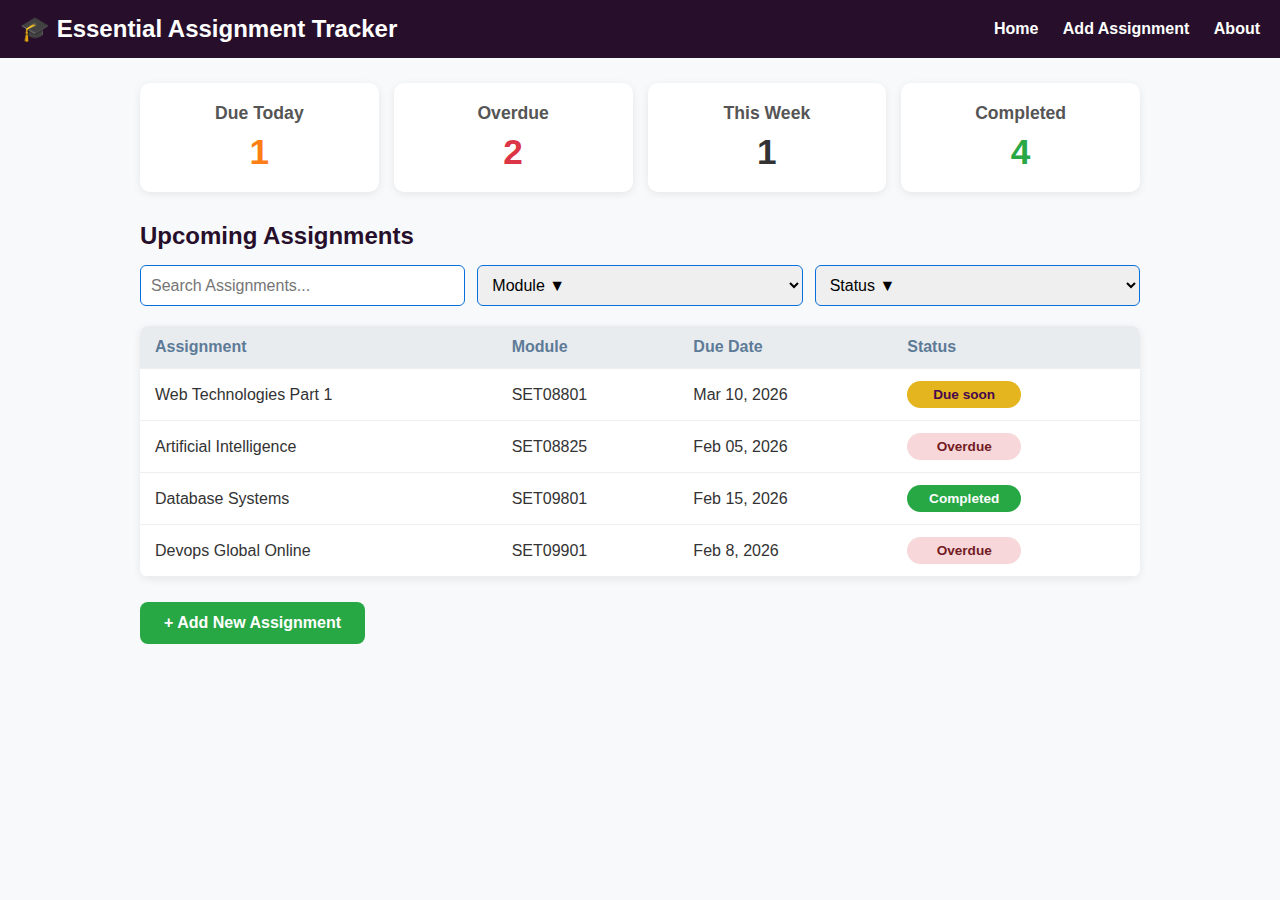
<file: index.html>
<!DOCTYPE html>
<html lang="en">
<head>

    <!-- Character encoding for proper text display -->
    <meta charset="UTF-8" />

    <!-- Makes the page responsive when open on mobile devices -->

    <meta name="viewport" content="width=device-width, initial-scale=1.0"/>

    <title>Essential Assignment Tracker - Home</title>

    <style>
        /* General styling for the entire page */

        body {
            font-family: Arial, sans-serif;
            background: #f8f9fa;
            margin: 0;
            padding: 0;
            color: #333;
        }

        /* Dark header bar at the top of the page */

        .header {
            background: #270f2b;
            color: white;
            padding: 15px 20px;
            display: flex;
            justify-content: space-between;
            align-items: center;
        }

        /* Title styling inside the header */

        .header h1 {
            margin: 0;
            font-size: 1.5rem;
        }

        /* Navigation links in the header */

        .nav a {
            color: white;
            margin-left: 20px;
            text-decoration: none;
            font-weight: bold;
        }

        /* Color change when hovering over nav links */

        .nav a:hover { color: #a5d8ff; }

        /* Main content area - max width centered */

        .content {
            max-width: 1000px;
            margin: 25px auto;
            padding: 0 20px;
        }

        /* Grid layout for counter cards */

        .stats {
            display: grid;
            grid-template-columns: repeat(auto-fit, minmax(180px, 1fr));
            gap: 15px;
            margin-bottom: 30px;
        }

        /* Individual counter card styling */

        .card {
            background: white;
            padding: 20px;
            border-radius: 10px;
            box-shadow: 0 2px 8px rgba(0,0,0,0.08);
            text-align: center;
        }

        /* Card heading and number styling */

        .card h3 { margin: 0 0 8px; font-size: 1.1rem; color: #555; }
        .card .number { font-size: 2.2rem; font-weight: bold; }

        /* Color coding for different Assignment statuses */

        .overdue   { color: #dc3545; }    /* Red for overdue */
        .due-soon  { color: #fd7e14; }    /* Orange for due soon */
        .completed { color: #28a745; }    /* Green for completed */
        .active    { color: #bf08ed; }    /* Dark pink */
        .normal    { color: #007bff; }     /* Light blue */

        /* Main section heading */

        h2 { color: #270f2b; margin: 0 0 15px; }

        /* Search and filter controls layout */

        .controls {
            display: flex;
            gap: 12px;
            margin-bottom: 20px;
            flex-wrap: wrap;
        }

        /* Search input and dropdown styling */

        input[type="text"], select {
            padding: 10px;
            font-size: 1rem;
            border: 1px solid #0770da;
            border-radius: 6px;
            flex: 1;
            min-width: 160px;
        }

        /* Assignment table styling */

        table {
            width: 100%;
            border-collapse: collapse;
            background: white;
            border-radius: 8px;
            overflow: hidden;
            box-shadow: 0 2px 8px rgba(0,0,0,0.08);
        }

        /* Table header and cell spacing */

        th, td {
            padding: 12px 15px;
            text-align: left;
            border-bottom: 1px solid #eee;
        }

        /* Table header styling */

        th { background: #e9ecef; color: #5d7b97; }

        /* Status badge styling - shows Assignment status */

        .status {
            padding: 6px 12px;
            border-radius: 20px;
            font-size: 0.85rem;
            font-weight: 600;
            display: inline-block;
            min-width: 90px;
            text-align: center;
        }

        /* Status badge colors */

        .status-due     { background: #e4b51f; color: #47074e; }    /* Yellow */
        .status-overdue { background: #f8d7da; color: #721c24; }    /* Light red */
        .status-done    { background: #d4edda; color: #155724; }    /* Light green */
        .status-normal  { background: #e2e3e5; color: #047cf4; }    /* Light blue */
        .status-active  { background: #e2e3e5; color: #bf08ed; }    /* Dark pink */
        .status-Completed{ background: #28a745; color: #fdfdfd; }   /* Bright Green */

        /* Green button to add new assignments */

        .add-btn {
            display: inline-block;
            background: #28a745;
            color: white;
            padding: 12px 24px;
            border-radius: 8px;
            text-decoration: none;
            font-weight: bold;
            margin-top: 25px;
        }

        /* Button color change on hover */

        .add-btn:hover { background: #17cdbd; }

    </style>
    <!-- CSS Stylesheet ends for the home page -->
</head>
<body>


<!-- Top navigation bar -->

<div class="header">
    <h1>🎓 Essential Assignment Tracker</h1>

    <!-- Navigation menu links -->

    <div class="nav">
        <a href="index.html">Home</a>
        <a href="add-Assignment.html">Add Assignment</a>
        <a href="About.html">About</a>
    </div>
</div>

<!-- Main page content -->

<div class="content">

    <!-- Counter cards showing a quick overview -->

    <div class="stats">
        <div class="card">
            <h3>Due Today</h3>
            <div class="number due-soon">1</div>
        </div>
        <div class="card">
            <h3>Overdue</h3>
            <div class="number overdue">2</div>
        </div>
        <div class="card">
            <h3>This Week</h3>
            <div class="number">1</div>
        </div>
        <div class="card">
            <h3>Completed</h3>
            <div class="number completed">4</div>
        </div>
    </div>

    <h2>Upcoming Assignments</h2>

    <!-- Search and filter options for Assignments -->

    <div class="controls">
        <input type="text" placeholder="Search Assignments..." />

        <!-- Module/Course Filter -->

        <select>
            <option>Module ▼</option>
            <option>SET08801</option>
            <option>SET08825</option>
            <option>SET09801</option>
            <option>SET09901</option>
        </select>

        <!-- Assignment Status Filter -->

        <select>
            <option>Status ▼</option>
            <option>Due Soon</option>
            <option>Overdue</option>
            <option>Completed</option>
            <option>Done</option>
            <option>Active</option>

        </select>
    </div>

    <!--  list of Assignment table  -->

    <table>
        <thead>
        <tr>
            <th>Assignment</th>
            <th>Module</th>
            <th>Due Date</th>
            <th>Status</th>
        </tr>
        </thead>
        <tbody>

        <!-- Sample Assignment entries -->
        <tr>
            <td>Web Technologies Part 1 </td>
            <td>SET08801</td>
            <td>Mar 10, 2026</td>
            <td><span class="status status-due">Due soon</span></td>
        </tr>
        <tr>
            <td>Artificial Intelligence</td>
            <td>SET08825</td>
            <td>Feb 05, 2026</td>
            <td><span class="status status-overdue">Overdue</span></td>
        </tr>
        <tr>
            <td>Database Systems</td>
            <td>SET09801</td>
            <td>Feb 15, 2026</td>
            <td><span class="status status-Completed">Completed</span></td>
        </tr>
        <tr>
            <td>Devops Global Online</td>
            <td>SET09901</td>
            <td>Feb 8, 2026</td>
            <td><span class="status status-overdue">Overdue</span></td>
        </tr>
        </tbody>
    </table>

    <!-- Button to navigate to the add Assignment page -->

    <a href="add-Assignment.html" class="add-btn">+ Add New Assignment</a>

</div>

</body>
</html>
</file>
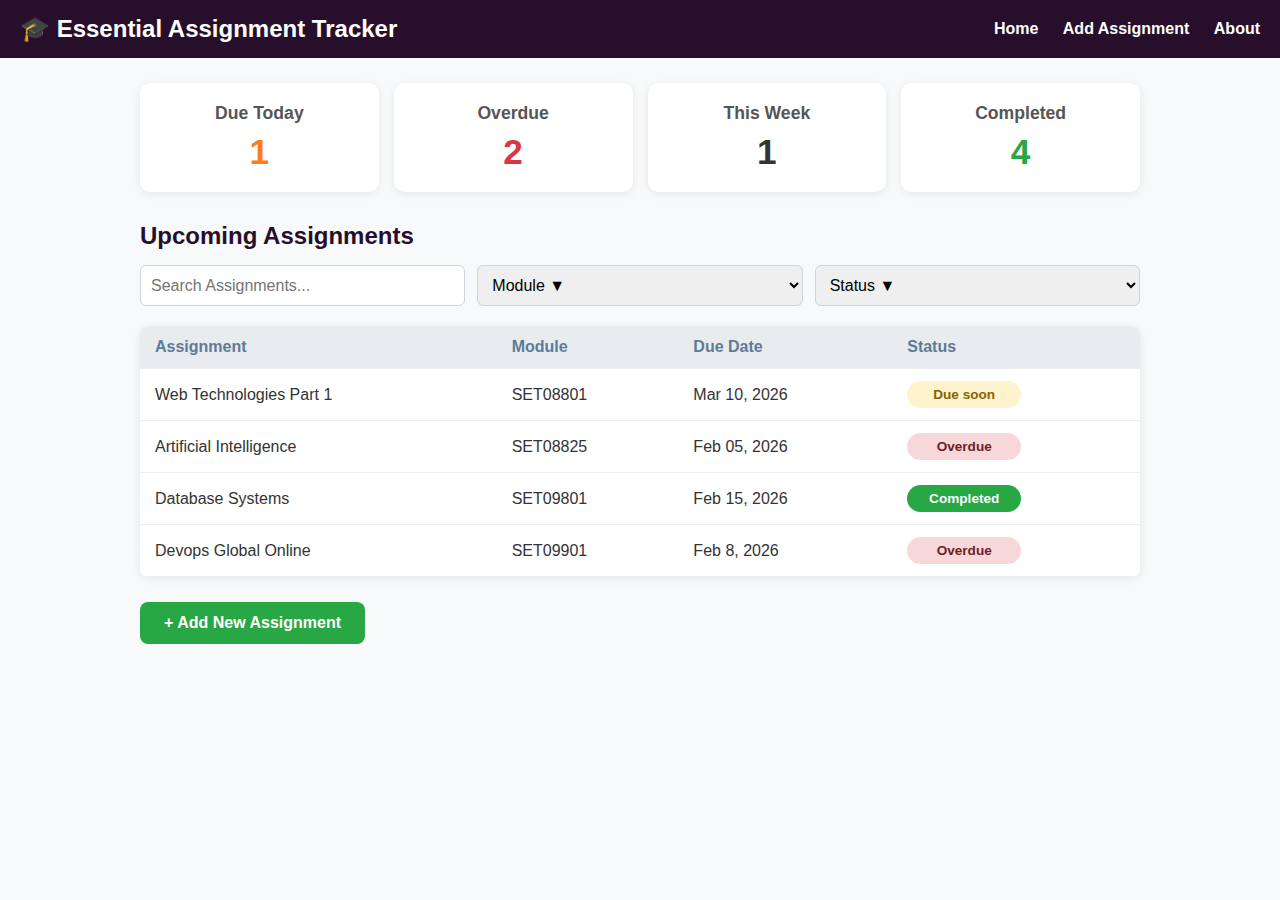
<file: pages/index.html>
<!DOCTYPE html>
<!-- This tells the browser this is an HTML5 document -->
<html lang="en">
<head>
    <!-- Character encoding for proper text display -->
    <meta charset="UTF-8" />
    <!-- Makes the page responsive on mobile devices -->
    <meta name="viewport" content="width=device-width, initial-scale=1.0"/>
    <title>Essential Assignment Tracker - Home</title>

    <style>
        /* General styling for the entire page */
        body {
            font-family: Arial, sans-serif;
            background: #f8f9fa;
            margin: 0;
            padding: 0;
            color: #333;
        }

        /* Dark header bar at the top of the page */
        .header {
            background: #270f2b;
            color: white;
            padding: 15px 20px;
            display: flex;
            justify-content: space-between;
            align-items: center;
        }

        /* Title styling inside the header */
        .header h1 {
            margin: 0;
            font-size: 1.5rem;
        }

        /* Navigation links in the header */
        .nav a {
            color: white;
            margin-left: 20px;
            text-decoration: none;
            font-weight: bold;
        }

        /* Color change when hovering over nav links */
        .nav a:hover { color: #a5d8ff; }

        /* Main content area - centered with max width */
        .content {
            max-width: 1000px;
            margin: 25px auto;
            padding: 0 20px;
        }

        /* Grid layout for statistics cards */
        .stats {
            display: grid;
            grid-template-columns: repeat(auto-fit, minmax(180px, 1fr));
            gap: 15px;
            margin-bottom: 30px;
        }

        /* Individual stat card styling */
        .card {
            background: white;
            padding: 20px;
            border-radius: 10px;
            box-shadow: 0 2px 8px rgba(0,0,0,0.08);
            text-align: center;
        }

        /* Card heading and number styling */
        .card h3 { margin: 0 0 8px; font-size: 1.1rem; color: #555; }
        .card .number { font-size: 2.2rem; font-weight: bold; }

        /* Color coding for different assignment statuses */
        .overdue   { color: #dc3545; }    /* Red for overdue */
        .due-soon  { color: #fd7e14; }    /* Orange for due soon */
        .completed { color: #28a745; }    /* Green for completed */

        /* Main section heading */
        h2 { color: #270f2b; margin: 0 0 15px; }

        /* Search and filter controls layout */
        .controls {
            display: flex;
            gap: 12px;
            margin-bottom: 20px;
            flex-wrap: wrap;
        }

        /* Search input and dropdown styling */
        input[type="text"], select {
            padding: 10px;
            font-size: 1rem;
            border: 1px solid #ced4da;
            border-radius: 6px;
            flex: 1;
            min-width: 160px;
        }

        /* Assignment table styling */
        table {
            width: 100%;
            border-collapse: collapse;
            background: white;
            border-radius: 8px;
            overflow: hidden;
            box-shadow: 0 2px 8px rgba(0,0,0,0.08);
        }

        /* Table header and cell spacing */
        th, td {
            padding: 12px 15px;
            text-align: left;
            border-bottom: 1px solid #eee;
        }

        /* Table header styling */
        th { background: #e9ecef; color: #5d7b97; }

        /* Status badge styling - shows assignment status */
        .status {
            padding: 6px 12px;
            border-radius: 20px;
            font-size: 0.85rem;
            font-weight: 600;
            display: inline-block;
            min-width: 90px;
            text-align: center;
        }

        /* Status badge colors */
        .status-due     { background: #fff3cd; color: #856404; }    /* Yellow */
        .status-overdue { background: #f8d7da; color: #721c24; }    /* Light red */
        .status-done    { background: #d4edda; color: #155724; }    /* Light green */
        .status-normal  { background: #e2e3e5; color: #047cf4; }    /* Gray */
        .status-active  { background: #e2e3e5; color: #bf08ed; }    /* Dark pink */
        .status-Completed{ background: #28a745; color: #fdfdfd; }   /* Bright Green */

        /* Green button to add new assignments */
        .add-btn {
            display: inline-block;
            background: #28a745;
            color: white;
            padding: 12px 24px;
            border-radius: 8px;
            text-decoration: none;
            font-weight: bold;
            margin-top: 25px;
        }

        /* Button color change on hover */
        .add-btn:hover { background: #218838; }
    </style>
</head>
<body>

<!-- Top navigation bar -->
<div class="header">
    <h1>🎓 Essential Assignment Tracker</h1>
    <!-- Navigation menu links -->
    <div class="nav">
        <a href="index.html">Home</a>
        <a href="add-Assignment.html">Add Assignment</a>
        <a href="About.html">About</a>
    </div>
</div>

<!-- Main page content -->
<div class="content">

    <!-- Statistics cards showing a quick overview -->
    <div class="stats">
        <div class="card">
            <h3>Due Today</h3>
            <div class="number due-soon">1</div>
        </div>
        <div class="card">
            <h3>Overdue</h3>
            <div class="number overdue">2</div>
        </div>
        <div class="card">
            <h3>This Week</h3>
            <div class="number">1</div>
        </div>
        <div class="card">
            <h3>Completed</h3>
            <div class="number completed">4</div>
        </div>
    </div>

    <h2>Upcoming Assignments</h2>

    <!-- Search and filter options for assignments -->

    <div class="controls">
        <input type="text" placeholder="Search Assignments..." />

        <!-- Filter by module/course -->
        <select>
            <option>Module ▼</option>
            <option>SET08801</option>
            <option>SET08825</option>
            <option>SET09801</option>
            <option>SET09901</option>
        </select>

        <!-- Filter by assignment status -->
        <select>
            <option>Status ▼</option>
            <option>Due Soon</option>
            <option>Overdue</option>
            <option>Completed</option>
            <option>Done</option>
            <option>Active</option>

        </select>
    </div>

    <!-- Table showing the list of assignments -->
    <table>
        <thead>
        <tr>
            <th>Assignment</th>
            <th>Module</th>
            <th>Due Date</th>
            <th>Status</th>
        </tr>
        </thead>
        <tbody>
        <!-- Sample assignment entries -->
        <tr>
            <td>Web Technologies Part 1 </td>
            <td>SET08801</td>
            <td>Mar 10, 2026</td>
            <td><span class="status status-due">Due soon</span></td>
        </tr>
        <tr>
            <td>Artificial Intelligence</td>
            <td>SET08825</td>
            <td>Feb 05, 2026</td>
            <td><span class="status status-overdue">Overdue</span></td>
        </tr>
        <tr>
            <td>Database Systems</td>
            <td>SET09801</td>
            <td>Feb 15, 2026</td>
            <td><span class="status status-Completed">Completed</span></td>
        </tr>
        <tr>
            <td>Devops Global Online</td>
            <td>SET09901</td>
            <td>Feb 8, 2026</td>
            <td><span class="status status-overdue">Overdue</span></td>
        </tr>
        </tbody>
    </table>

    <!-- Button to navigate to the add assignment page -->
    <a href="add-Assignment.html" class="add-btn">+ Add New Assignment</a>

</div>

</body>
</html>
</file>
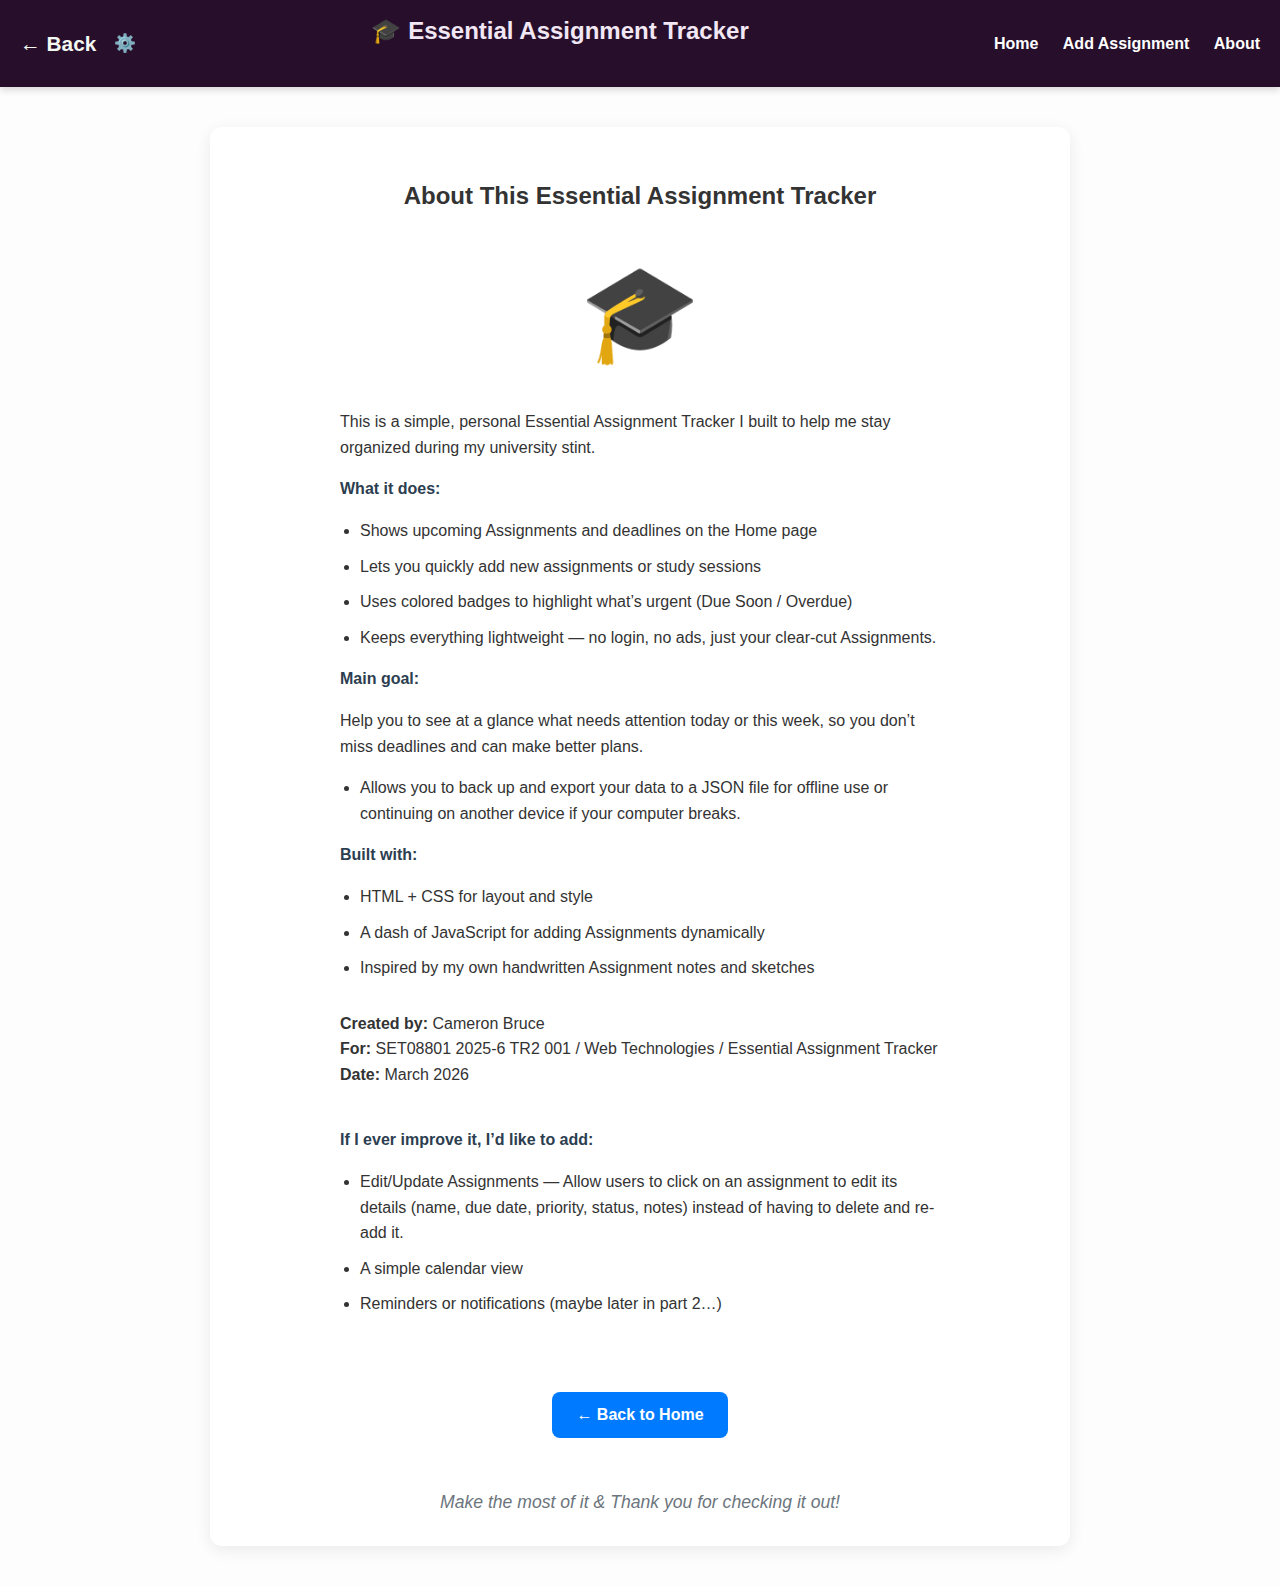
<file: About.html>
<!DOCTYPE html>
<!--

  - This page is a plain HTML file. You can open it directly in your browser to see the page.

  - Edit the visible text inside the <body> area (below) to change what users see.

  - CSS can be found inside the <style> block — change colors, spacing, and fonts there.

  - The small gear button (⚙️) in the header is programmed to a JavaScript file at ../js/backup-button.js

    which provides Export/Import (backup/restore). If you rename the button's id, update the JS too.
-->
<html lang="en">
<head>
    <meta charset="UTF-8" />
    <meta name="viewport" content="width=device-width, initial-scale=1.0"/>
    <title>Essential Assignment Tracker - About</title>

    <style>
        /* ===== Page styles ===== */
        body {
            font-family: Arial, sans-serif;
            background: #fdfdfd;
            margin: 0;
            color: #333;
            line-height: 1.6;
        }

        .header {
            background: #270f2b;
            color: white;
            padding: 12px 20px;
            display: flex;
            justify-content: space-between;
            align-items: center;
            box-shadow: 0 3px 7px rgba(0,0,0,0.15);
        }

        .back-btn {
            color: #f3f8f2;
            font-size: 1.3rem;
            font-weight: bold;
            text-decoration: wavy;
            display: flex;
            align-items: center;
            gap: 6px;
        }

        .back-btn:hover { color: #a5d8ff; }

        .nav a {
            color: white;
            margin-left: 20px;
            text-decoration: none;
            font-weight: bold;
        }

        .nav a:hover { color: #a5d8ff; }

        .content {
            max-width: 800px;
            margin: 40px auto;
            padding: 30px;
            background: white;
            border-radius: 12px;
            box-shadow: 0 4px 16px rgba(0,0,0,0.08);
            text-align: center;
        }

        h1 {
            color: #f2e7f4;
            margin: 0 0 25px;
            font-size: 1.5rem;
        }

        .icon {
            font-size: 6rem;
            margin-bottom: 20px;
        }

        .left-group { display: flex; align-items: center; gap: 8px; }

        .settings { position: relative; display: inline-block; z-index: 60; }
        .gear-btn {
            background: transparent;
            border: none;
            color: #f3f8f2;
            font-size: 1.1rem;
            cursor: pointer;
            padding: 6px 10px;
            white-space: nowrap;
            border-radius: 6px;
        }
        .gear-menu {
            position: absolute;
            left: 0;
            top: calc(100% + 8px);
            background: white;
            color: #333;
            border-radius: 8px;
            box-shadow: 0 6px 20px rgba(0,0,0,0.12);
            transform-origin: top left;
            transform: scale(0);
            opacity: 0;
            pointer-events: none;
            transition: transform 140ms ease, opacity 120ms ease;
            z-index: 50;
            width: 180px;
            overflow: hidden;
        }
        .gear-menu[aria-hidden="false"] {
            transform: scale(1);
            opacity: 1;
            pointer-events: auto;
        }
        .settings:focus-within .gear-menu {
            transform: scale(1);
            opacity: 1;
            pointer-events: auto;
        }
        .gear-menu button {
            display: block;
            width: 100%;
            padding: 10px 12px;
            border: none;
            background: transparent;
            text-align: left;
            cursor: pointer;
            font-size: 0.95rem;
        }
        .gear-menu button:hover { background: #f4f6f8; }
        .gear-menu .hint {
            font-size: 0.8rem;
            color: #666;
            padding: 8px 12px;
        }

        .section { max-width: 600px; margin: 0 auto 35px; text-align: left; }
        ul { padding-left: 20px; margin: 15px 0; }
        ul li { margin: 10px 0; }
        .highlight { font-weight: bold; color: #2c3e50; }

        .footer-note {
            margin-top: 50px;
            color: #6c757d;
            font-style: oblique;
            font-size: 1.1rem;
        }
        .back-bottom {
            display: inline-block;
            margin-top: 40px;
            padding: 10px 24px;
            background: #007bff;
            color: white;
            border-radius: 8px;
            text-decoration: none;
            font-weight: bold;
        }
        .back-bottom:hover { background: #351d8a; }

        /*-----comment out til part 2 is done --------
       /* ─────────────────────────────────────────────── */
        /* Automatic dark mode – follows OS preference */

        /*
        @media (prefers-color-scheme: dark) {
            body {
                background: #121212;
                color: #e0e0e0;
            }

            .header {
                background: #1a1a1a;
                box-shadow: 0 3px 10px rgba(0,0,0,0.5);
            }

            .back-btn,
            .gear-btn,
            .nav a {
                color: #e0e0ff;
            }

            .back-btn:hover,
            .nav a:hover {
                color: #a5d8ff;
            }

            .content {
                background: #1e1e1e;
                box-shadow: 0 4px 20px rgba(0,0,0,0.6);
                color: #e0e0e0;
            }

            h1 {
                color: #a0d0ff;
            }

            .icon {
                filter: brightness(1.2); /* makes emoji pop a bit more in dark */
            }
             /*
            .gear-menu {
                background: #222233;
                color: #e0e0e0;
                box-shadow: 0 6px 20px rgba(0,0,0,0.5);
            }

            .gear-menu button {
                color: #e0e0e0;
            }

            .gear-menu button:hover {
                background: #333344;
            }

            .gear-menu .hint {
                color: #aaaacc;
            }

            .highlight {
                color: #aaccff;
            }

            .footer-note {
                color: #aaaacc;
            }

            .back-bottom {
                background: #0066cc;
            }

            .back-bottom:hover {
                background: #004080;
            }
        }
        */

    </style>
</head>
<body>

<!-- Header section with navigation -->

<div class="header">
    <div class="left-group">
        <a href="index.html" class="back-btn">← Back</a>

        <div class="settings">
            <button id="backupBtn" class="gear-btn" aria-haspopup="true" aria-expanded="false" title="Backup & Restore" aria-label="Backup and restore data">⚙️</button>

            <div id="backupMenu" class="gear-menu" role="menu" aria-hidden="true">
                <div class="hint">Backup / Restore</div>
                <button id="restoreBtn" type="button" role="menuitem">Restore (Import)…</button>
                <button id="exportBtn" type="button" role="menuitem">Backup (Export)</button>
            </div>
        </div>

        <input id="importFileInput" type="file" accept="application/json,.json" style="display:none" />
    </div>

    <h1>🎓 Essential Assignment Tracker</h1>

    <div class="nav">
        <a href="index.html">Home</a>
        <a href="add-Assignment.html">Add Assignment</a>
        <a href="About.html">About</a>
    </div>
</div>

<div class="content">
    <h2>About This Essential Assignment Tracker</h2>

    <div class="icon">🎓</div>

    <div class="section">
        <p>
            This is a simple, personal Essential Assignment Tracker
            I built to help me stay organized during my university stint.
        </p>

        <p class="highlight">What it does:</p>
        <ul>
            <li>Shows upcoming Assignments and deadlines on the Home page</li>
            <li>Lets you quickly add new assignments or study sessions</li>
            <li>Uses colored badges to highlight what’s urgent (Due Soon / Overdue)</li>
            <li>Keeps everything lightweight — no login, no ads, just your clear-cut Assignments.</li>
        </ul>

        <p class="highlight">Main goal:</p>
        <p>
            Help you to see at a glance what needs attention today or this week, so you don’t miss deadlines and can make better plans.
        </p>
        <ul>
            <li>Allows you to back up and export your data to a JSON file for offline use or continuing on another device if your computer breaks.</li>
        </ul>

        <p class="highlight">Built with:</p>
        <ul>
            <li>HTML + CSS for layout and style</li>
            <li>A dash of JavaScript for adding Assignments dynamically</li>
            <li>Inspired by my own handwritten Assignment notes and sketches</li>
        </ul>

        <p style="margin-top: 30px;">
            <strong>Created by:</strong> Cameron Bruce <br>
            <strong>For:</strong> SET08801 2025-6 TR2 001 / Web Technologies / Essential Assignment Tracker <br>
            <strong>Date:</strong> March 2026
        </p>

        <p class="highlight" style="margin-top: 40px;">If I ever improve it, I’d like to add:</p>
        <ul>
            <li>Edit/Update Assignments — Allow users to click on an assignment to edit its details (name, due date, priority, status, notes) instead of having to delete and re-add it.</li>
            <li>A simple calendar view</li>
            <li>Reminders or notifications (maybe later in part 2…)</li>
        </ul>
    </div>

    <a href="index.html" class="back-bottom">← Back to Home</a>

    <div class="footer-note">
        Make the most of it & Thank you for checking it out!
    </div>
</div>

</body>
<script src="../js/backup-button.js"></script>
<script>
    // Fallback script remains unchanged
    (function(){
        setTimeout(function(){
            if(window.backupButtonInitialized) return;
            try{
                var b = document.getElementById('backupBtn');
                var m = document.getElementById('backupMenu');
                if(!b || !m) return;
                b.addEventListener('click', function(e){
                    e.stopPropagation();
                    var open = m.getAttribute('aria-hidden') === 'false';
                    m.setAttribute('aria-hidden', open ? 'true' : 'false');
                    b.setAttribute('aria-expanded', open ? 'false' : 'true');
                });
                document.addEventListener('click', function(e){ if(!m.contains(e.target) && e.target !== b) m.setAttribute('aria-hidden','true'); });
                console && console.log && console.log('[backup-button] fallback attached');
            }catch(e){ console && console.error && console.error('[backup-button] fallback failed', e); }
        }, 300);
    })();
</script>
</html>
</file>
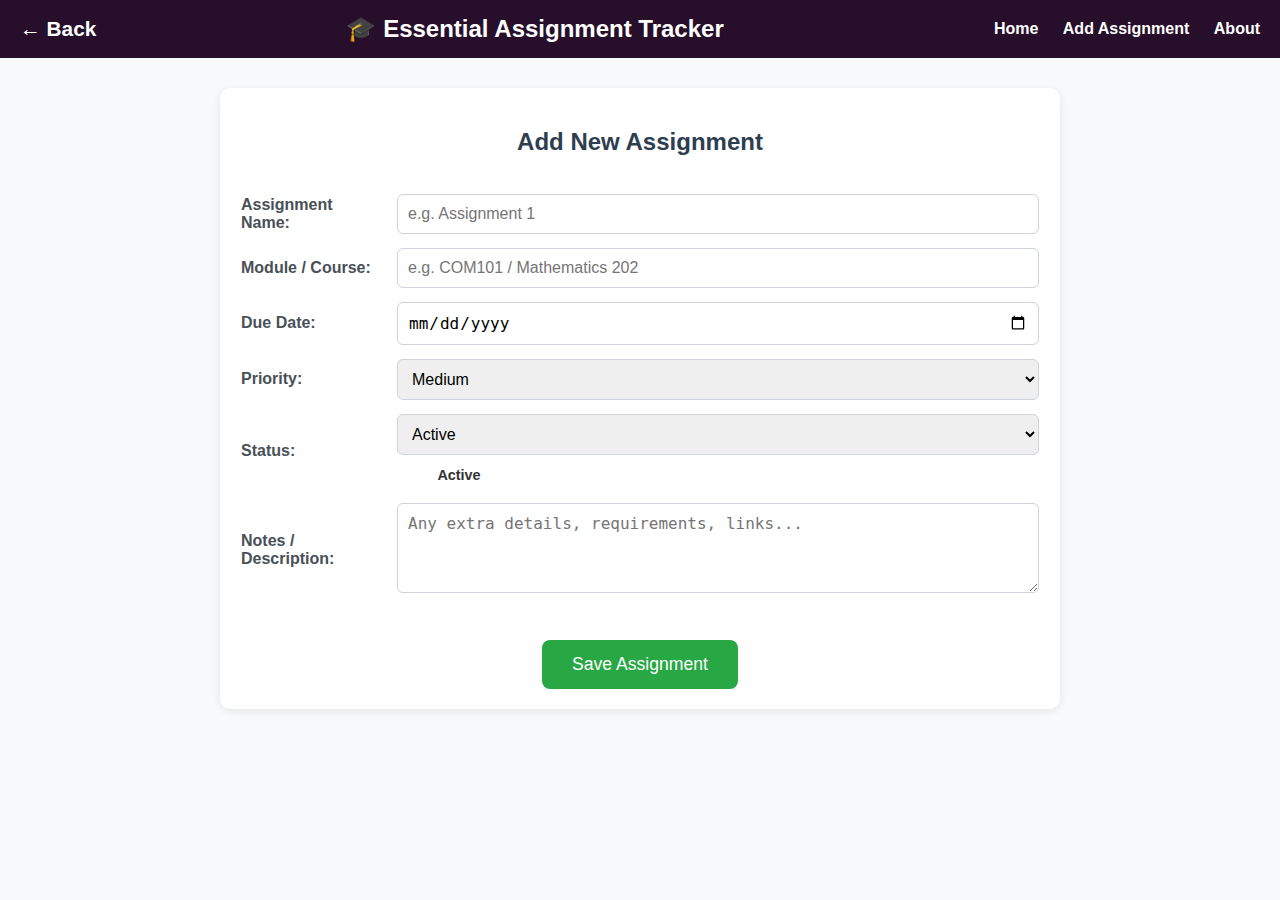
<file: add-Assignment.html>
<!DOCTYPE html>
<html lang="en">
<head>
    <meta charset="UTF-8" />
    <meta name="viewport" content="width=device-width, initial-scale=1.0"/>
    <title>Essential Assignment Tracker
        - Add New Assignment</title>

    <style>
        /* General body styling - light background with standard font */
        body {
            font-family: Arial, sans-serif;
            background: #f8f9fa;
            margin: 0;
            padding: 0;
            color: #333;
        }

        /* Header bar with dark background spanning full width */
        .header {
            background: #270f2b;
            color: white;
            padding: 15px 20px;
            display: flex;
            justify-content: space-between;
            align-items: center;
        }

        /* Header title styling */
        .header h1 {
            margin: 0;
            font-size: 1.5rem;
        }

        /* Back button styling in header */
        .back-btn {
            color: white;
            font-size: 1.3rem;
            font-weight: bold;
            text-decoration: none;
            display: flex;
            align-items: center;
            gap: 6px;
        }

        /* Back button hover effect */
        .back-btn:hover {
            color: #a5d8ff;
        }

        /* Navigation links - white text with spacing */
        .nav a {
            color: white;
            margin-left: 20px;
            text-decoration: none;
            font-weight: bold;
        }

        /* Navigation link hover effect - light blue color */
        .nav a:hover { color: #a5d8ff; }

        /* Main content container - centered with white background and shadow */
        .content {
            max-width: 800px;
            margin: 30px auto;
            padding: 20px;
            background: white;
            border-radius: 10px;
            box-shadow: 0 2px 10px rgba(0,0,0,0.08);
        }

        /* Page heading styling */
        h2 {
            color: #2c3e50;
            margin-bottom: 25px;
            text-align: center;
        }

        /* Form table layout with spacing between rows */
        table.form-table {
            width: 100%;
            border-collapse: separate;
            border-spacing: 0 12px;
        }

        /* Label column styling - fixed width with bold text */
        table.form-table td.label {
            width: 140px;
            font-weight: bold;
            vertical-align: middle;
            color: #495057;
        }

        /* Input column with left padding for spacing */
        table.form-table td.input {
            padding-left: 15px;
        }

        /* Styling for all form input elements - consistent borders and padding */
        input[type="text"],
        input[type="date"],
        input[type="number"],
        textarea,
        select {
            width: 100%;
            padding: 10px;
            border: 1px solid #ced4da;
            border-radius: 6px;
            font-size: 1rem;
            box-sizing: border-box;
        }

        /* Textarea specific styling - larger height with controlled resize */
        textarea {
            height: 90px;
            resize: vertical;
        }

        /* Save button styling - green background with centered positioning */
        button.save-btn {
            background: #28a745;
            color: white;
            border: none;
            padding: 14px 30px;
            font-size: 1.1rem;
            border-radius: 8px;
            cursor: pointer;
            display: block;
            margin: 30px auto 0;
        }

        /* Save button hover effect - darker green */
        button.save-btn:hover {
            background: #218838;
        }

        /* Status preview badge styling - shows selected status in real-time */
        .status-preview {
            padding: 6px 12px;
            border-radius: 16px;
            font-size: 0.9rem;
            font-weight: bold;
            display: inline-block;
            margin-top: 6px;
            min-width: 100px;
            text-align: center;
        }

        /* Status color themes - different colors for each status type */
        .status-due     { background: #fff3cd; color: #856404; }      /* Yellow - coming up soon */
        .status-overdue { background: #f8d7da; color: #721c24; }      /* Red - past due date */
        .status-done    { background: #d4edda; color: #155724; }      /* Green - completed */
        .status-active  { background: #e2e3e5; color: #41464b; }      /* Gray - active */

        /* Back link styling */
        .back-link {
            display: inline-block;
            margin-top: 20px;
            color: #007bff;
            text-decoration: none;
        }

        /* Back link hover effect - underline on hover */
        .back-link:hover {
            text-decoration: underline;
        }
    </style>
</head>
<body>

<!-- Header section with navigation -->
<div class="header">
    <a href="index.html" class="back-btn">← Back</a>
    <h1>🎓 Essential Assignment Tracker</h1>
    <div class="nav">
        <a href="index.html">Home</a>
        <a href="add-Assignment.html">Add Assignment</a>
        <a href="About.html">About</a>
    </div>
</div>

<!-- Main content area -->
<div class="content">

    <h2>Add New Assignment</h2>

    <!-- Form for adding a new Assignment -->
    <form action="#" method="post">
        <table class="form-table">
            <!-- Assignment name input field -->
            <tr>
                <td class="label">Assignment Name:</td>
                <td class="input">
                    <input type="text" name="Assignment_name" placeholder="e.g. Assignment 1" required />
                </td>
            </tr>

            <!-- Module/Course identification field -->
            <tr>
                <td class="label">Module / Course:</td>
                <td class="input">
                    <input type="text" name="module" placeholder="e.g. COM101 / Mathematics 202" required />
                </td>
            </tr>

            <!-- Due date picker -->
            <tr>
                <td class="label">Due Date:</td>
                <td class="input">
                    <input type="date" name="due_date" required />
                </td>
            </tr>

            <!-- Priority level dropdown -->
            <tr>
                <td class="label">Priority:</td>
                <td class="input">
                    <select name="priority">
                        <option value="low">Low</option>
                        <option value="medium" selected>Medium</option>
                        <option value="high">High</option>
                    </select>
                </td>
            </tr>

            <!-- Status dropdown with live preview -->
            <tr>
                <td class="label">Status:</td>
                <td class="input">
                    <!-- Status selection dropdown -->
                    <select name="status" id="statusSelect">
                        <option value="Active">Active</option>
                        <option value="due">Due Soon</option>
                        <option value="overdue">Overdue</option>
                        <option value="done">Completed</option>
                    </select>

                    <!-- Visual preview badge that updates as status changes -->
                    <div id="statusPreview" class="status-preview status-Active">Active</div>
                </td>
            </tr>

            <!-- Notes/description text area for additional details -->
            <tr>
                <td class="label">Notes / Description:</td>
                <td class="input">
                    <textarea name="notes" placeholder="Any extra details, requirements, links..."></textarea>
                </td>
            </tr>
        </table>

        <!-- Submit button to save the Assignment -->
        <button type="submit" class="save-btn">Save Assignment</button>
    </form>

</div>
</file>
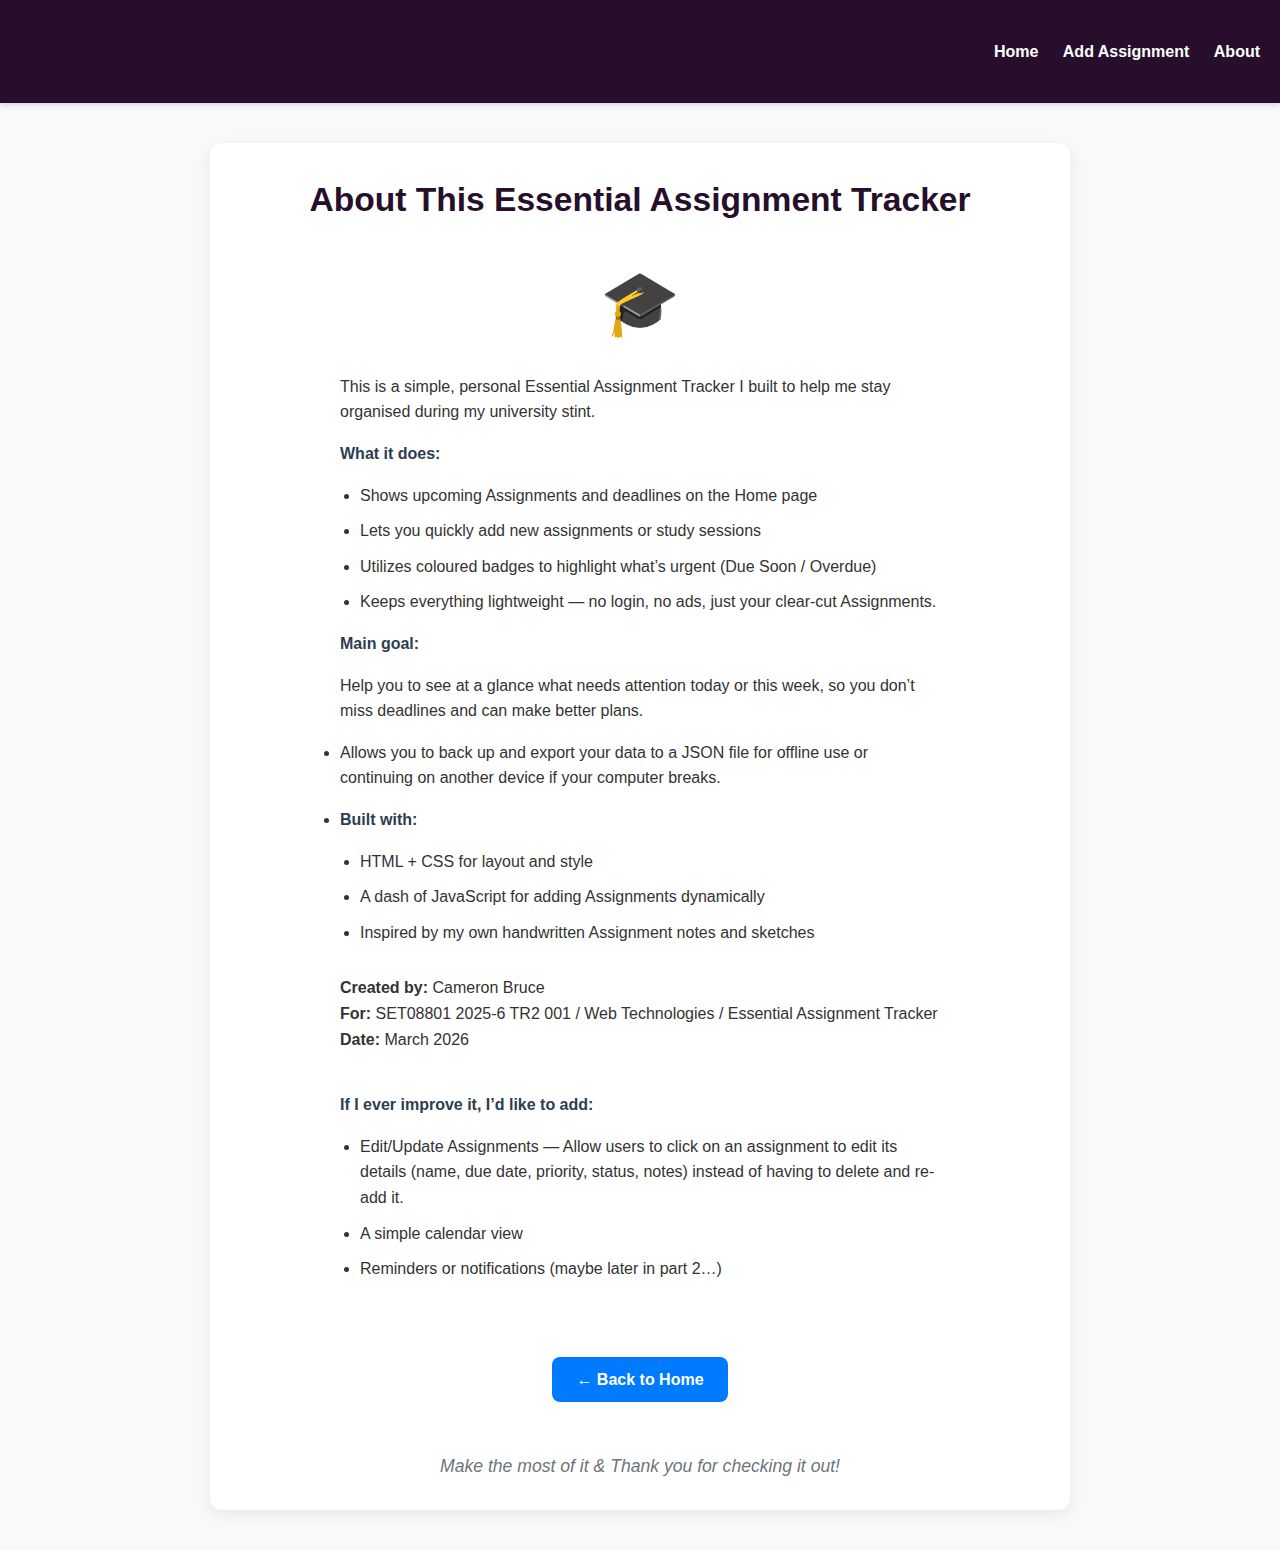
<file: pages/About.html>
<!DOCTYPE html>
<!DOCTYPE html>
<html lang="en">
<head>
    <meta charset="UTF-8" />
    <meta name="viewport" content="width=device-width, initial-scale=1.0"/>
    <title>Essential Assignment Tracker - About</title>

    <style>
        body {
            font-family: Arial, Helvetica, sans-serif;
            background: #f8f9fa;
            margin: 0;
            color: #333;
            line-height: 1.6;
        }

        .header {
            background: #270f2b;
            color: white;
            padding: 12px 20px;
            display: flex;
            justify-content: space-between;
            align-items: center;
            box-shadow: 0 2px 6px rgba(0,0,0,0.15);
        }

        .back-btn {
            color: white;
            font-size: 1.3rem;
            font-weight: bold;
            text-decoration: none;
            display: flex;
            align-items: center;
            gap: 6px;
        }

        .back-btn:hover {
            color: #a5d8ff;
        }

        .nav a {
            color: white;
            margin-left: 20px;
            text-decoration: none;
            font-weight: bold;
        }

        .nav a:hover {
            color: #a5d8ff;
        }

        .content {
            max-width: 800px;
            margin: 40px auto;
            padding: 30px;
            background: white;
            border-radius: 12px;
            box-shadow: 0 4px 16px rgba(0,0,0,0.08);
            text-align: center;
        }

        h1 {
            color: #270f2b;
            margin: 0 0 25px;
            font-size: 2.1rem;
        }

        .icon {
            font-size: 4rem;
            margin-bottom: 20px;
        }

        .section {
            max-width: 600px;
            margin: 0 auto 35px;
            text-align: left;
        }

        ul {
            padding-left: 20px;
            margin: 15px 0;
        }

        ul li {
            margin: 10px 0;
        }

        .highlight {
            font-weight: bold;
            color: #2c3e50;
        }

        .footer-note {
            margin-top: 50px;
            color: #6c757d;
            font-style: italic;
            font-size: 1.1rem;
        }

        .back-bottom {
            display: inline-block;
            margin-top: 40px;
            padding: 10px 24px;
            background: #007bff;
            color: white;
            border-radius: 8px;
            text-decoration: none;
            font-weight: bold;
        }

        .back-bottom:hover {
            background: #0056b3;
        }
    </style>
</head>
<body>

<!-- Header section with navigation -->
<div class="header">
    <h1>≡ Essential Assignment Tracker
</h1>
    <div class="nav">
        <a href="index.html">Home</a>
        <a href="add-Assignment.html">Add Assignment</a>
        <a href="About.html">About</a>
    </div>
</div>

<div class="content">
    <h1>About This Essential Assignment Tracker
</h1>

    <div class="icon">🎓</div>


    <div class="section">
        <p>
            This is a simple, personal Essential Assignment Tracker
            I built to help me stay organised during my university stint.
        </p>

        <p class="highlight">What it does:</p>
        <ul>
            <li>Shows upcoming Assignments and deadlines on the Home page</li>
            <li>Lets you quickly add new assignments or study sessions</li>
            <li>Utilizes coloured badges to highlight what’s urgent (Due Soon / Overdue)</li>
            <li>Keeps everything lightweight — no login, no ads, just your clear-cut Assignments.</li>
        </ul>

        <p class="highlight">Main goal:</p>
        <p>
            Help you to see at a glance what needs attention today or this week, so you don’t miss deadlines and can make better plans.
            <li> Allows you to back up and export your data to a JSON file for offline use or continuing on another device if your computer breaks.<li>
        </p>

        <p class="highlight">Built with:</p>
        <ul>
            <li>HTML + CSS for layout and style</li>
            <li>A dash of JavaScript for adding Assignments dynamically</li>
            <li>Inspired by my own handwritten Assignment notes and sketches</li>
        </ul>

        <p style="margin-top: 30px;">
            <strong>Created by:</strong> Cameron Bruce <br>
            <strong>For:</strong> SET08801 2025-6 TR2 001 / Web Technologies / Essential Assignment Tracker <br>
            <strong>Date:</strong> March 2026
        </p>

        <p class="highlight" style="margin-top: 40px;">If I ever improve it, I’d like to add:</p>
        <ul>
            <li>Edit/Update Assignments — Allow users to click on an assignment to edit its details (name, due date, priority, status, notes) instead of having to delete and re-add it.</li>
            <li>A simple calendar view</li>
            <li>Reminders or notifications (maybe later in part 2…)</li>
        </ul>
    </div>
    <a href="index.html" class="back-bottom">← Back to Home</a>

    <div class="footer-note">
        Make the most of it & Thank you for checking it out!
    </div>
</div>

</body>
</html>
</file>
